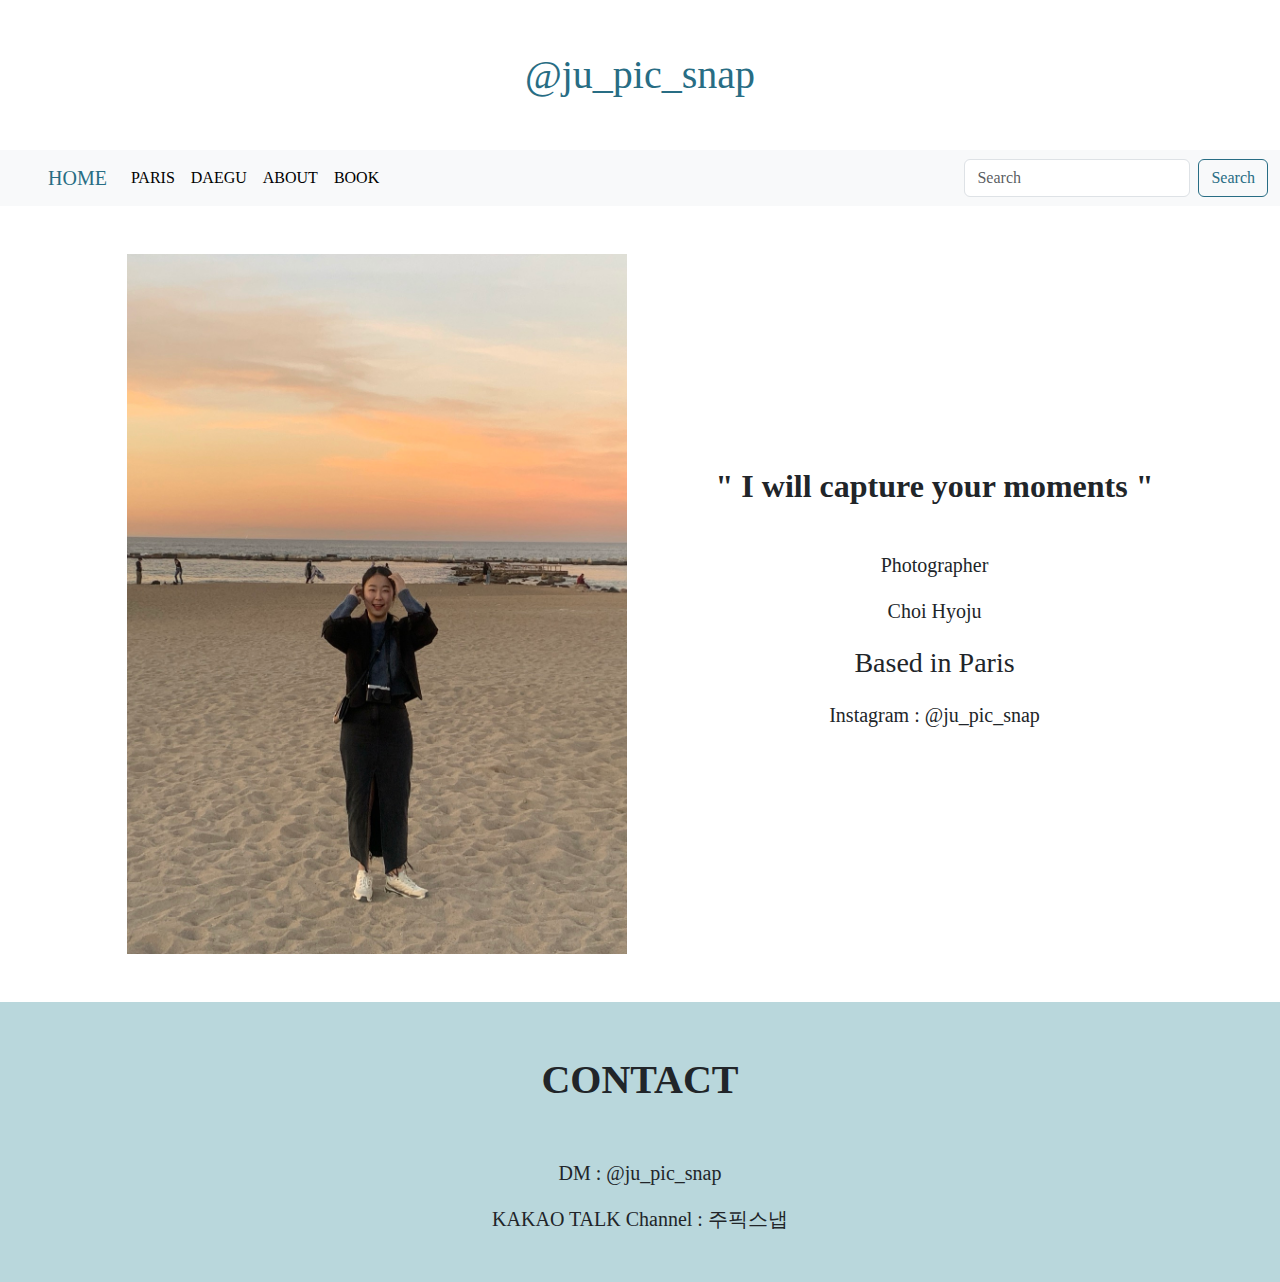
<file: index.html>
<!DOCTYPE html>
<html lang="en">
  <head>
    <meta charset="UTF-8" />
    <meta name="viewport" content="width=device-width, initial-scale=1.0" />
    <title>Document</title>
    <link
      href="https://cdn.jsdelivr.net/npm/bootstrap@5.3.3/dist/css/bootstrap.min.css"
      rel="stylesheet"
      integrity="sha384-QWTKZyjpPEjISv5WaRU9OFeRpok6YctnYmDr5pNlyT2bRjXh0JMhjY6hW+ALEwIH"
      crossorigin="anonymous"
    />
    <link rel="stylesheet" href="style.css" />
  </head>
  <body>
    <header>
      <div class="brand">@ju_pic_snap</div>
      <div></div>
    </header>
    <nav class="navbar navbar-expand-lg bg-body-tertiary">
      <div class="container-fluid ps-5">
        <a class="navbar-brand" href="./index1p.html">HOME</a>
        <button
          class="navbar-toggler"
          type="button"
          data-bs-toggle="collapse"
          data-bs-target="#navbarSupportedContent"
          aria-controls="navbarSupportedContent"
          aria-expanded="false"
          aria-label="Toggle navigation"
        >
          <span class="navbar-toggler-icon"></span>
        </button>
        <div class="collapse navbar-collapse" id="navbarSupportedContent">
          <ul class="navbar-nav me-auto mb-2 mb-lg-0">
            <li class="nav-item">
              <a class="nav-link active" aria-current="page" href="#">PARIS</a>
            </li>
            <li class="nav-item">
              <a class="nav-link active" aria-current="page" href="#">DAEGU</a>
            </li>
            <li class="nav-item">
              <a class="nav-link active" aria-current="page" href="#">ABOUT</a>
            </li>
            <li class="nav-item">
              <a class="nav-link active" aria-current="page" href="#">BOOK</a>
            </li>
          </ul>
          <form class="d-flex" role="search">
            <input
              class="form-control me-2"
              type="search"
              placeholder="Search"
              aria-label="Search"
            />
            <button class="btn btn-outline-success" type="submit">
              Search
            </button>
          </form>
        </div>
      </div>
    </nav>
    <div class="container">
      <div class="sero">
        <div>
          <img
            src="./photo/KakaoTalk_Photo_2024-03-07-11-54-00.jpeg"
            class="mine mt-5 mb-5"
          />
        </div>
        <div class="whole">
          <p class="fs-2 fw-bolder pb-4">" I will capture your moments "</p>
          <div class="fs-5 text-center">
            <p>Photographer</p>
            <p>Choi Hyoju</p>
            <p class="fs-3 fw-normal">Based in Paris</p>
            <p>Instagram : @ju_pic_snap</p>
          </div>
        </div>
      </div>
    </div>
    <footer class="text-center">
      <div class="fs-1 fw-bold pt-5 pb-5">CONTACT</div>
      <div>
        <div class="fs-5 pb-3">DM : @ju_pic_snap</div>
        <div class="fs-5 pb-5">KAKAO TALK Channel : 주픽스냅</div>
      </div>
    </footer>

    <script
      src="https://cdn.jsdelivr.net/npm/bootstrap@5.3.3/dist/js/bootstrap.bundle.min.js"
      integrity="sha384-YvpcrYf0tY3lHB60NNkmXc5s9fDVZLESaAA55NDzOxhy9GkcIdslK1eN7N6jIeHz"
      crossorigin="anonymous"
    ></script>
  </body>
</html>
</file>
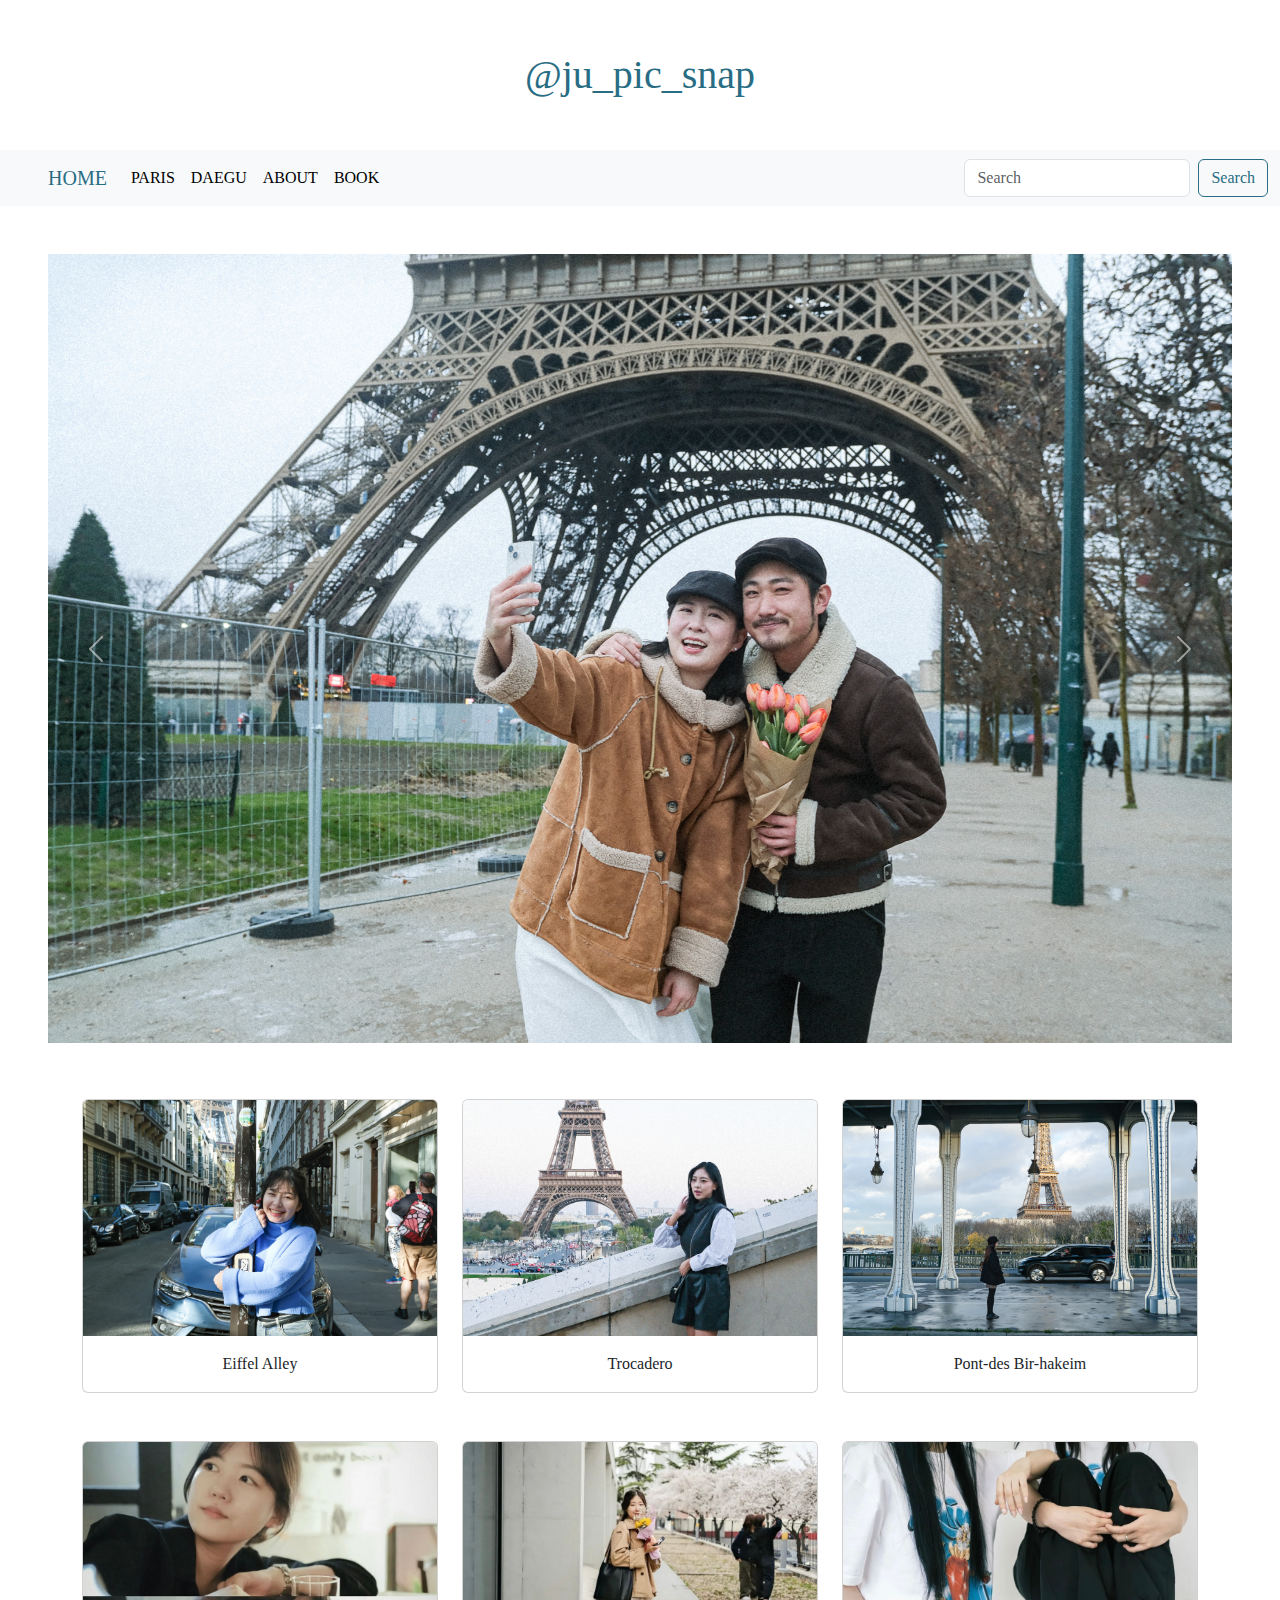
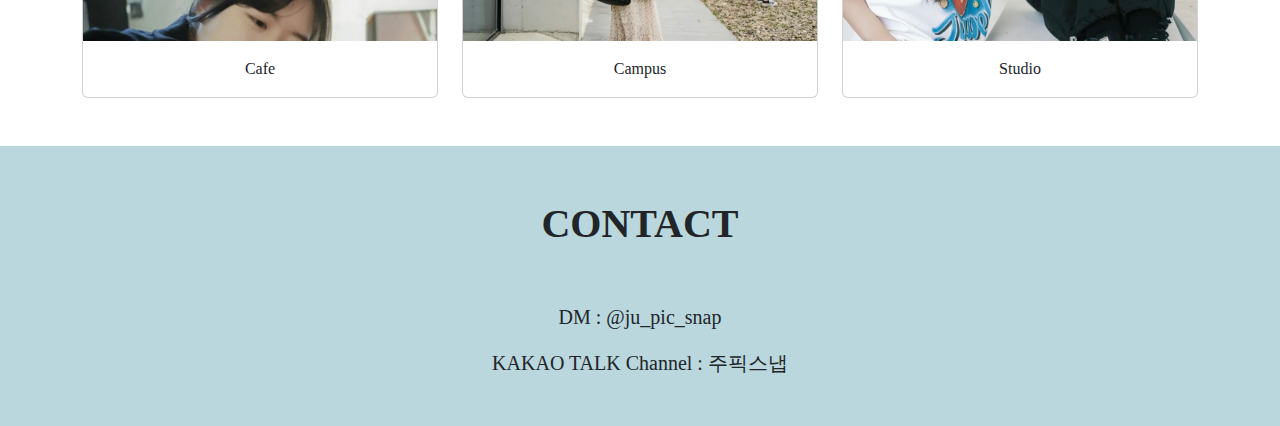
<file: index1p.html>
<!DOCTYPE html>
<html lang="en">
  <head>
    <meta charset="UTF-8" />
    <meta name="viewport" content="width=device-width, initial-scale=1.0" />
    <title>Document</title>
    <link
      href="https://cdn.jsdelivr.net/npm/bootstrap@5.3.3/dist/css/bootstrap.min.css"
      rel="stylesheet"
      integrity="sha384-QWTKZyjpPEjISv5WaRU9OFeRpok6YctnYmDr5pNlyT2bRjXh0JMhjY6hW+ALEwIH"
      crossorigin="anonymous"
    />
    <link rel="stylesheet" href="style1p.css" />
  </head>
  <body>
    <header>
      <div class="brand">@ju_pic_snap</div>
      <div></div>
    </header>
    <nav class="navbar navbar-expand-lg bg-body-tertiary">
      <div class="container-fluid ps-5">
        <a class="navbar-brand" href="#">HOME</a>
        <button
          class="navbar-toggler"
          type="button"
          data-bs-toggle="collapse"
          data-bs-target="#navbarSupportedContent"
          aria-controls="navbarSupportedContent"
          aria-expanded="false"
          aria-label="Toggle navigation"
        >
          <span class="navbar-toggler-icon"></span>
        </button>
        <div class="collapse navbar-collapse" id="navbarSupportedContent">
          <ul class="navbar-nav me-auto mb-2 mb-lg-0">
            <li class="nav-item">
              <a class="nav-link active" aria-current="page" href="#">PARIS</a>
            </li>
            <li class="nav-item">
              <a class="nav-link active" aria-current="page" href="#">DAEGU</a>
            </li>
            <li class="nav-item">
              <a class="nav-link active" aria-current="page" href="./index.html"
                >ABOUT</a
              >
            </li>
            <li class="nav-item">
              <a class="nav-link active" aria-current="page" href="#">BOOK</a>
            </li>
          </ul>
          <form class="d-flex" role="search">
            <input
              class="form-control me-2"
              type="search"
              placeholder="Search"
              aria-label="Search"
            />
            <button class="btn btn-outline-success" type="submit">
              Search
            </button>
          </form>
        </div>
      </div>
    </nav>

    <div
      id="carouselExampleIndicators"
      class="carousel slide ps-5 pe-5 pt-5 pb-5"
    >
      <div class="carousel-indicators">
        <button
          type="button"
          data-bs-target="#carouselExampleIndicators"
          data-bs-slide-to="0"
          class="active"
          aria-current="true"
          aria-label="Slide 1"
        ></button>
        <button
          type="button"
          data-bs-target="#carouselExampleIndicators"
          data-bs-slide-to="1"
          aria-label="Slide 2"
        ></button>
        <button
          type="button"
          data-bs-target="#carouselExampleIndicators"
          data-bs-slide-to="2"
          aria-label="Slide 3"
        ></button>
      </div>
      <div class="carousel-inner">
        <div class="carousel-item active">
          <img src="./photo1p/DSCF4575.jpg" class="d-block w-100" />
        </div>
        <div class="carousel-item">
          <img
            src="./photo1p/KakaoTalk_Photo_2024-03-06-20-18-14.jpeg"
            class="d-block w-100"
          />
        </div>
        <div class="carousel-item">
          <img src="./photo1p/DSCF7020.jpg" class="d-block w-100" />
        </div>
      </div>
      <button
        class="carousel-control-prev"
        type="button"
        data-bs-target="#carouselExampleIndicators"
        data-bs-slide="prev"
      >
        <span class="carousel-control-prev-icon" aria-hidden="true"></span>
        <span class="visually-hidden">Previous</span>
      </button>
      <button
        class="carousel-control-next"
        type="button"
        data-bs-target="#carouselExampleIndicators"
        data-bs-slide="next"
      >
        <span class="carousel-control-next-icon" aria-hidden="true"></span>
        <span class="visually-hidden">Next</span>
      </button>
    </div>

    <div class="container">
      <div class="row mb-5 mt-2">
        <div class="col-sm-12 col-lg-4">
          <div class="card">
            <img src="./photo1p/DSCF0830-2.jpg" class="card-img-top" />
            <div class="card-body">
              <p class="card-text text-center">Eiffel Alley</p>
            </div>
          </div>
        </div>
        <div class="col-sm-12 col-lg-4">
          <div class="card">
            <img src="./photo1p/DSCF2641-2-2.jpg" class="card-img-top" />
            <div class="card-body">
              <p class="card-text text-center">Trocadero</p>
            </div>
          </div>
        </div>
        <div class="col-sm-12 col-lg-4">
          <div class="card">
            <img src="./photo1p/DSCF9739.jpg" class="card-img-top" />
            <div class="card-body">
              <p class="card-text text-center">Pont-des Bir-hakeim</p>
            </div>
          </div>
        </div>
      </div>
      <div class="row mb-5">
        <div class="col-sm-12 col-lg-4">
          <div class="card">
            <img
              src="./photo1p/KakaoTalk_Photo_2024-03-06-18-42-21 001.jpeg"
              class="card-img-top"
            />
            <div class="card-body">
              <p class="card-text text-center">Cafe</p>
            </div>
          </div>
        </div>
        <div class="col-sm-12 col-lg-4">
          <div class="card">
            <img
              src="./photo1p/KakaoTalk_Photo_2024-03-06-18-42-24 002.jpeg"
              class="card-img-top"
            />
            <div class="card-body">
              <p class="card-text text-center">Campus</p>
            </div>
          </div>
        </div>
        <div class="col-sm-12 col-lg-4">
          <div class="card">
            <img
              src="./photo1p/KakaoTalk_Photo_2024-03-06-18-42-27 003.jpeg"
              class="card-img-top"
            />
            <div class="card-body">
              <p class="card-text text-center">Studio</p>
            </div>
          </div>
        </div>
      </div>
    </div>

    <footer class="text-center">
      <div class="fs-1 fw-bold pt-5 pb-5">CONTACT</div>
      <div>
        <div class="fs-5 pb-3">DM : @ju_pic_snap</div>
        <div class="fs-5 pb-5">KAKAO TALK Channel : 주픽스냅</div>
      </div>
    </footer>

    <script
      src="https://cdn.jsdelivr.net/npm/bootstrap@5.3.3/dist/js/bootstrap.bundle.min.js"
      integrity="sha384-YvpcrYf0tY3lHB60NNkmXc5s9fDVZLESaAA55NDzOxhy9GkcIdslK1eN7N6jIeHz"
      crossorigin="anonymous"
    ></script>
  </body>
</html>
</file>
<file: style.css>
body {
  font-family: "Lora", serif;
  font-optical-sizing: auto;
  font-weight: 400;
}
.brand {
  height: 50px;
  font-size: 40px;
  font-weight: 400;
  color: #286d84;
  /* font-family: ; */
}

.navbar-brand {
  color: #286d84;
}
section {
  background-color: #286d84;
}
.btn {
  color: #286d84;
  border-color: #286d84;
}
.btn:hover {
  background-color: #286d84;
  border: none;
}
.bir-hakeim {
  height: 263px;
}
.marc {
  height: 263px;
}
.white {
  color: white;
}
footer {
  background-color: #b9d7dc;
}
header {
  height: 100px;
  display: flex;
  justify-content: center;
  align-items: center;
  margin: 20px 0px 30px 0px;
}
.navbar-expand {
  flex-wrap: nowrap;
  justify-content: space-around;
}
.mine {
  width: 500px;
  height: 700px;
}
.sero {
  display: flex;
  justify-content: space-around;
  align-items: center;
}

@media (max-width: 1000px) {
  .sero {
    display: block;
    justify-content: center;
    align-items: center;
  }
  .mine {
    width: 100%;
    height: auto;
  }
  .whole {
    display: block;
    width: 100%;
    text-align: center;
  }
}
</file>
<file: style1p.css>
body {
  font-family: "Lora", serif;
  font-optical-sizing: auto;
  font-weight: 400;
}
.brand {
  height: 50px;
  font-size: 40px;
  font-weight: 400;
  color: #286d84;
  /* font-family: ; */
}

.navbar-brand {
  color: #286d84;
}
section {
  background-color: #286d84;
}
.btn {
  color: #286d84;
  border-color: #286d84;
}
.btn:hover {
  background-color: #286d84;
  border: none;
}
footer {
  background-color: #b9d7dc;
}
header {
  height: 100px;
  display: flex;
  justify-content: center;
  align-items: center;
  margin: 20px 0px 30px 0px;
}
.navbar-expand {
  flex-wrap: nowrap;
  justify-content: space-around;
}

@media (max-width: 1000px) {
}
</file>
